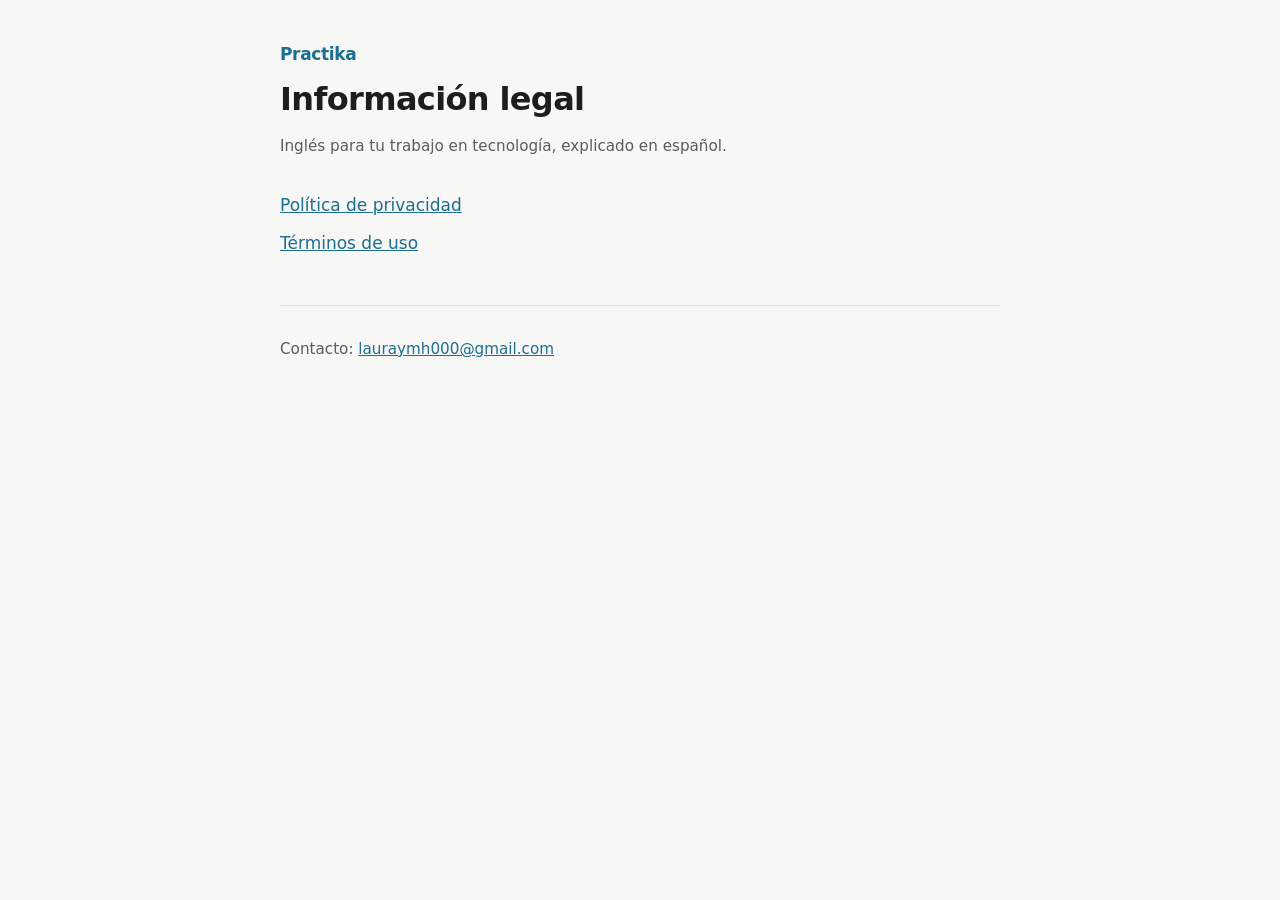
<file: index.html>
<!doctype html>
<html lang="es">
<head>
  <meta charset="utf-8">
  <meta name="viewport" content="width=device-width, initial-scale=1">
  <title>Practika · Información legal</title>
  <meta name="description" content="Política de privacidad y términos de uso de la app Practika.">
  <link rel="stylesheet" href="style.css">
</head>
<body>
<main>
  <header>
    <span class="brand">Practika</span>
    <h1>Información legal</h1>
    <p class="muted">Inglés para tu trabajo en tecnología, explicado en español.</p>
  </header>
  <nav>
    <ul>
      <li><a href="privacidad.html">Política de privacidad</a></li>
      <li><a href="terminos.html">Términos de uso</a></li>
    </ul>
  </nav>
  <footer>
    <p class="muted">Contacto: <a href="mailto:lauraymh000@gmail.com">lauraymh000@gmail.com</a></p>
  </footer>
</main>
</body>
</html>
</file>
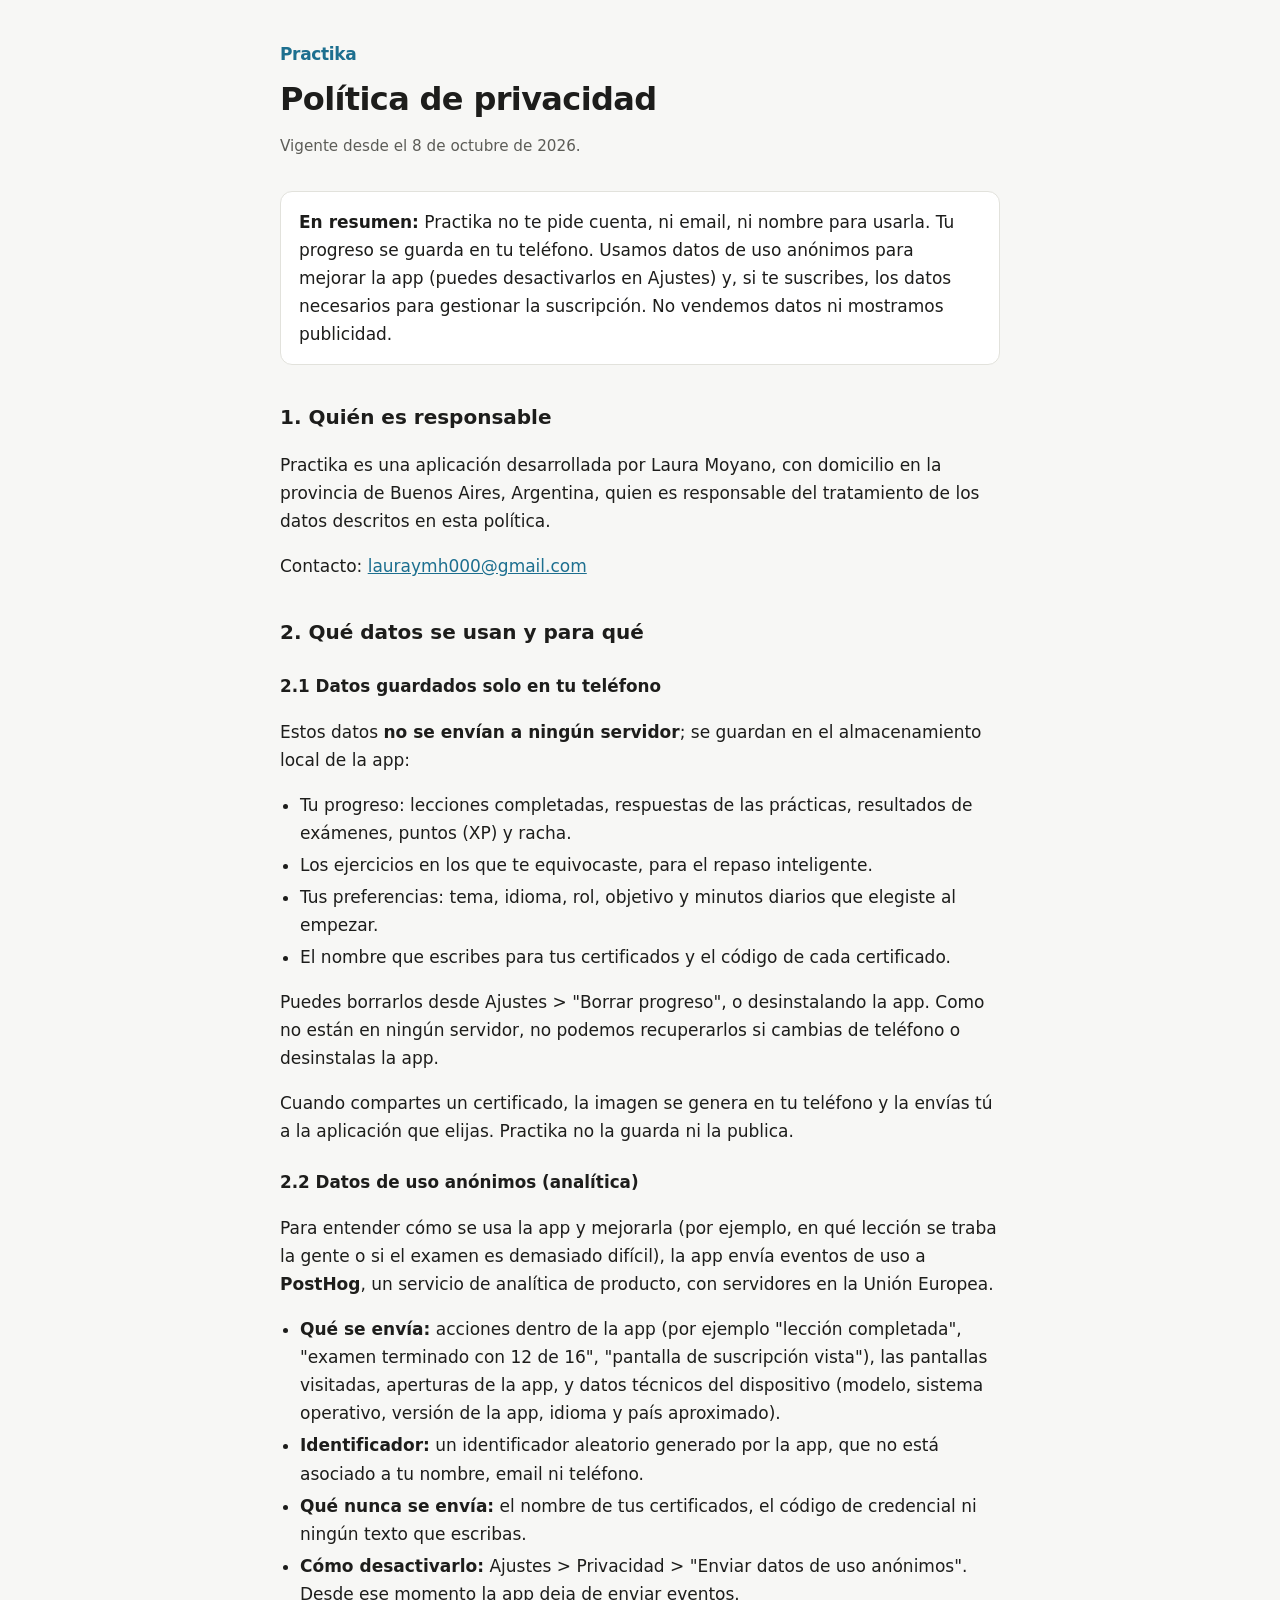
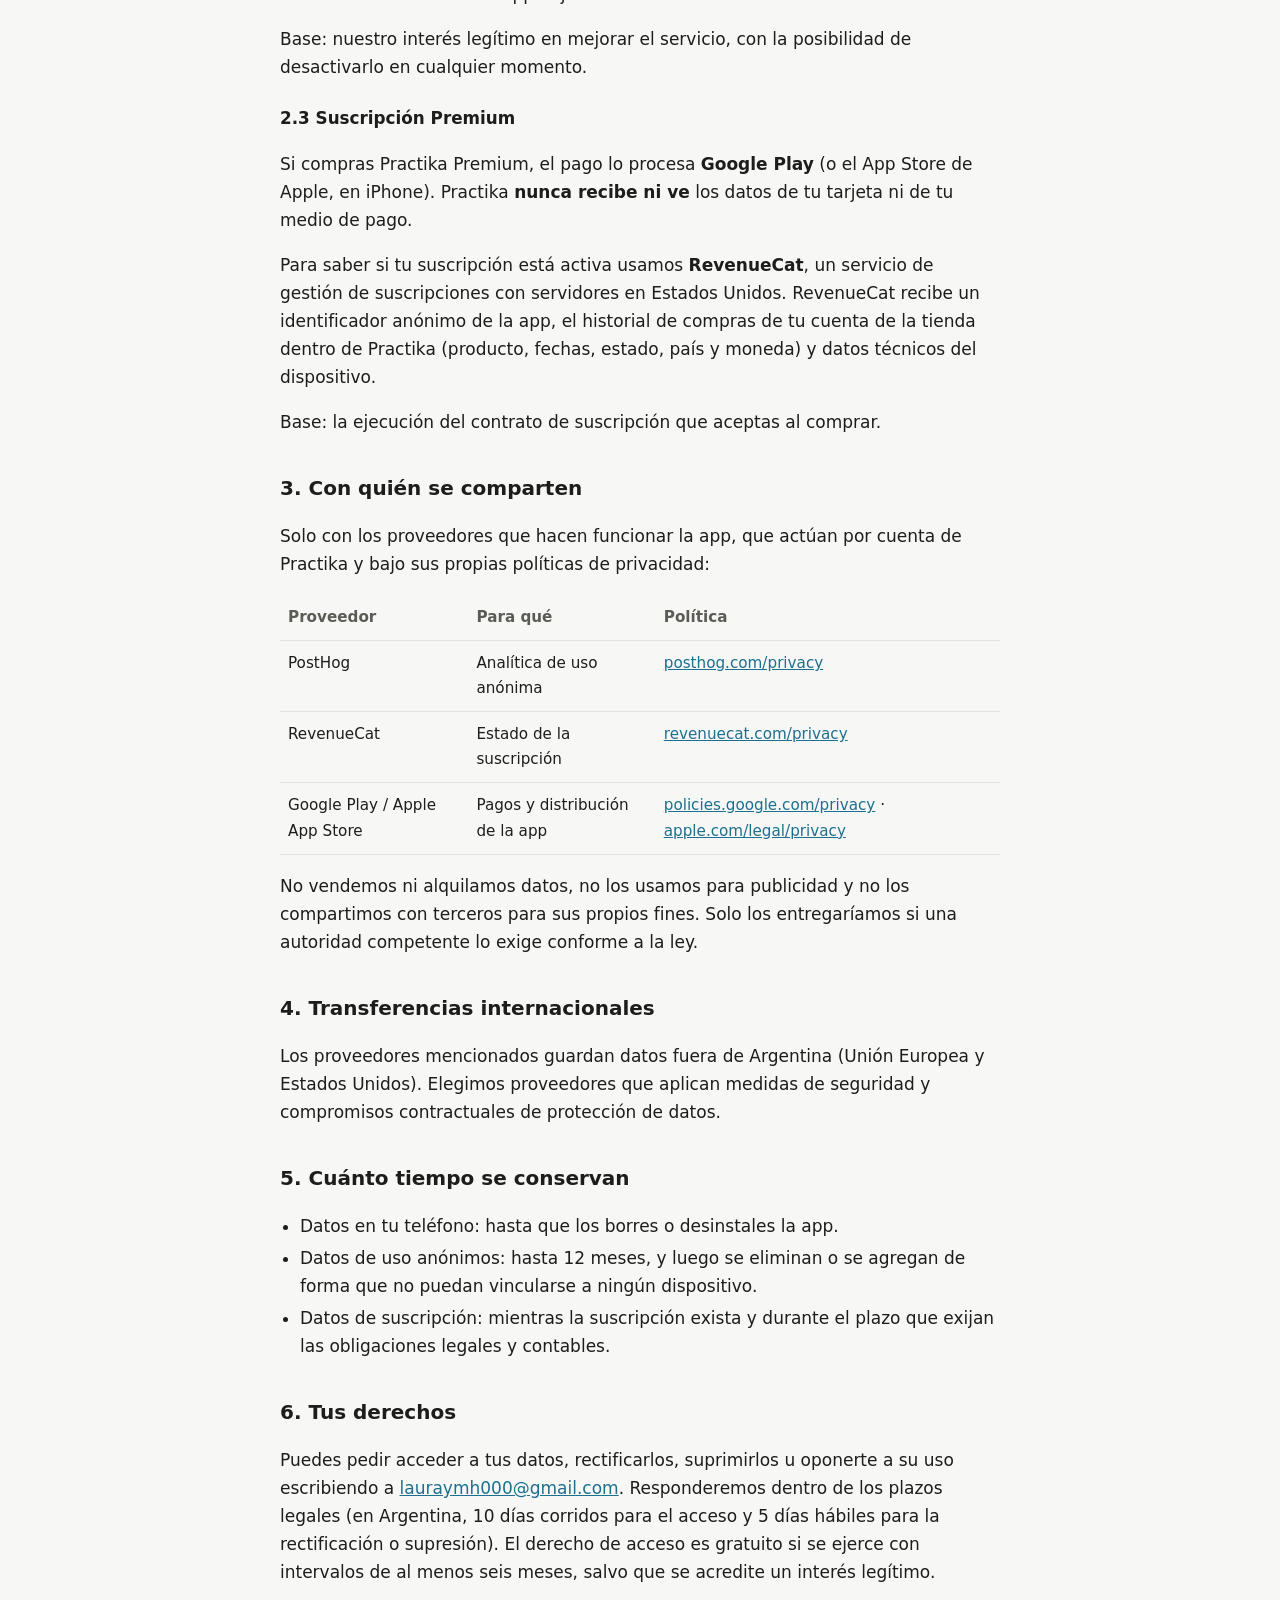
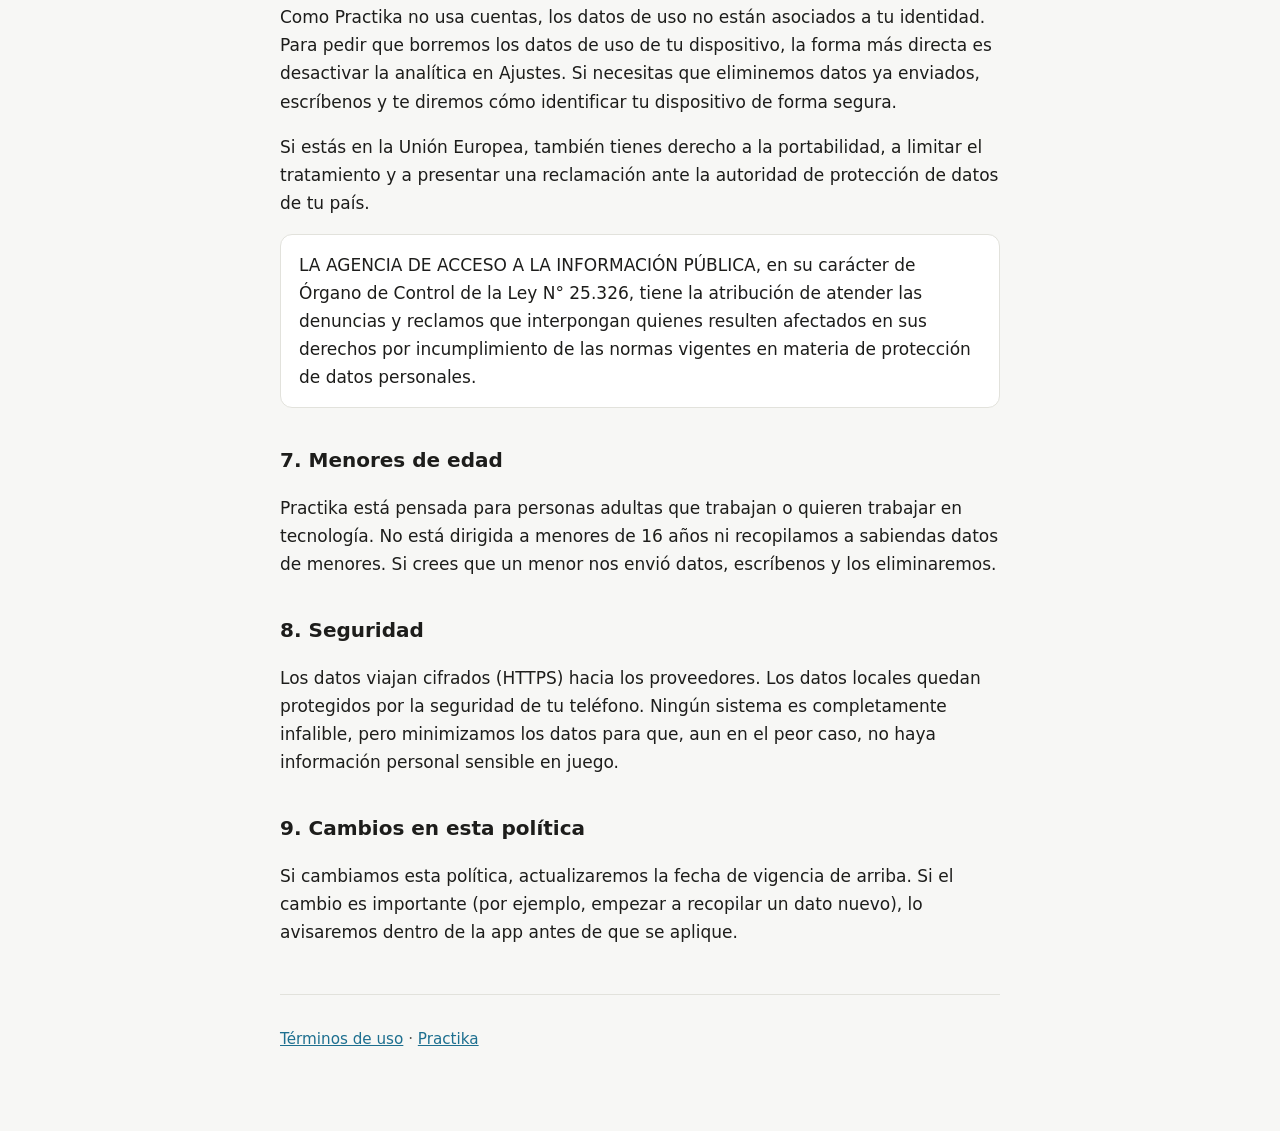
<file: privacidad.html>
<!doctype html>
<html lang="es">
<head>
  <meta charset="utf-8">
  <meta name="viewport" content="width=device-width, initial-scale=1">
  <title>Política de privacidad · Practika</title>
  <meta name="description" content="Qué datos usa la app Practika, para qué y cómo controlarlos.">
  <link rel="stylesheet" href="style.css">
</head>
<body>
<main>
  <header>
    <a class="brand" href="./">Practika</a>
    <h1>Política de privacidad</h1>
    <p class="muted">Vigente desde el 8 de octubre de 2026.</p>
  </header>

  <div class="card">
    <strong>En resumen:</strong> Practika no te pide cuenta, ni email, ni nombre para usarla. Tu progreso se guarda en tu teléfono. Usamos datos de uso anónimos para mejorar la app (puedes desactivarlos en Ajustes) y, si te suscribes, los datos necesarios para gestionar la suscripción. No vendemos datos ni mostramos publicidad.
  </div>

  <h2>1. Quién es responsable</h2>
  <p>Practika es una aplicación desarrollada por Laura Moyano, con domicilio en la provincia de Buenos Aires, Argentina, quien es responsable del tratamiento de los datos descritos en esta política.</p>
  <p>Contacto: <a href="mailto:lauraymh000@gmail.com">lauraymh000@gmail.com</a></p>

  <h2>2. Qué datos se usan y para qué</h2>

  <h3>2.1 Datos guardados solo en tu teléfono</h3>
  <p>Estos datos <strong>no se envían a ningún servidor</strong>; se guardan en el almacenamiento local de la app:</p>
  <ul>
    <li>Tu progreso: lecciones completadas, respuestas de las prácticas, resultados de exámenes, puntos (XP) y racha.</li>
    <li>Los ejercicios en los que te equivocaste, para el repaso inteligente.</li>
    <li>Tus preferencias: tema, idioma, rol, objetivo y minutos diarios que elegiste al empezar.</li>
    <li>El nombre que escribes para tus certificados y el código de cada certificado.</li>
  </ul>
  <p>Puedes borrarlos desde Ajustes &gt; "Borrar progreso", o desinstalando la app. Como no están en ningún servidor, no podemos recuperarlos si cambias de teléfono o desinstalas la app.</p>
  <p>Cuando compartes un certificado, la imagen se genera en tu teléfono y la envías tú a la aplicación que elijas. Practika no la guarda ni la publica.</p>

  <h3>2.2 Datos de uso anónimos (analítica)</h3>
  <p>Para entender cómo se usa la app y mejorarla (por ejemplo, en qué lección se traba la gente o si el examen es demasiado difícil), la app envía eventos de uso a <strong>PostHog</strong>, un servicio de analítica de producto, con servidores en la Unión Europea.</p>
  <ul>
    <li><strong>Qué se envía:</strong> acciones dentro de la app (por ejemplo "lección completada", "examen terminado con 12 de 16", "pantalla de suscripción vista"), las pantallas visitadas, aperturas de la app, y datos técnicos del dispositivo (modelo, sistema operativo, versión de la app, idioma y país aproximado).</li>
    <li><strong>Identificador:</strong> un identificador aleatorio generado por la app, que no está asociado a tu nombre, email ni teléfono.</li>
    <li><strong>Qué nunca se envía:</strong> el nombre de tus certificados, el código de credencial ni ningún texto que escribas.</li>
    <li><strong>Cómo desactivarlo:</strong> Ajustes &gt; Privacidad &gt; "Enviar datos de uso anónimos". Desde ese momento la app deja de enviar eventos.</li>
  </ul>
  <p>Base: nuestro interés legítimo en mejorar el servicio, con la posibilidad de desactivarlo en cualquier momento.</p>

  <h3>2.3 Suscripción Premium</h3>
  <p>Si compras Practika Premium, el pago lo procesa <strong>Google Play</strong> (o el App Store de Apple, en iPhone). Practika <strong>nunca recibe ni ve</strong> los datos de tu tarjeta ni de tu medio de pago.</p>
  <p>Para saber si tu suscripción está activa usamos <strong>RevenueCat</strong>, un servicio de gestión de suscripciones con servidores en Estados Unidos. RevenueCat recibe un identificador anónimo de la app, el historial de compras de tu cuenta de la tienda dentro de Practika (producto, fechas, estado, país y moneda) y datos técnicos del dispositivo.</p>
  <p>Base: la ejecución del contrato de suscripción que aceptas al comprar.</p>

  <h2>3. Con quién se comparten</h2>
  <p>Solo con los proveedores que hacen funcionar la app, que actúan por cuenta de Practika y bajo sus propias políticas de privacidad:</p>
  <table>
    <thead><tr><th>Proveedor</th><th>Para qué</th><th>Política</th></tr></thead>
    <tbody>
      <tr><td>PostHog</td><td>Analítica de uso anónima</td><td><a href="https://posthog.com/privacy">posthog.com/privacy</a></td></tr>
      <tr><td>RevenueCat</td><td>Estado de la suscripción</td><td><a href="https://www.revenuecat.com/privacy">revenuecat.com/privacy</a></td></tr>
      <tr><td>Google Play / Apple App Store</td><td>Pagos y distribución de la app</td><td><a href="https://policies.google.com/privacy">policies.google.com/privacy</a> · <a href="https://www.apple.com/legal/privacy/">apple.com/legal/privacy</a></td></tr>
    </tbody>
  </table>
  <p>No vendemos ni alquilamos datos, no los usamos para publicidad y no los compartimos con terceros para sus propios fines. Solo los entregaríamos si una autoridad competente lo exige conforme a la ley.</p>

  <h2>4. Transferencias internacionales</h2>
  <p>Los proveedores mencionados guardan datos fuera de Argentina (Unión Europea y Estados Unidos). Elegimos proveedores que aplican medidas de seguridad y compromisos contractuales de protección de datos.</p>

  <h2>5. Cuánto tiempo se conservan</h2>
  <ul>
    <li>Datos en tu teléfono: hasta que los borres o desinstales la app.</li>
    <li>Datos de uso anónimos: hasta 12 meses, y luego se eliminan o se agregan de forma que no puedan vincularse a ningún dispositivo.</li>
    <li>Datos de suscripción: mientras la suscripción exista y durante el plazo que exijan las obligaciones legales y contables.</li>
  </ul>

  <h2>6. Tus derechos</h2>
  <p>Puedes pedir acceder a tus datos, rectificarlos, suprimirlos u oponerte a su uso escribiendo a <a href="mailto:lauraymh000@gmail.com">lauraymh000@gmail.com</a>. Responderemos dentro de los plazos legales (en Argentina, 10 días corridos para el acceso y 5 días hábiles para la rectificación o supresión). El derecho de acceso es gratuito si se ejerce con intervalos de al menos seis meses, salvo que se acredite un interés legítimo.</p>
  <p>Como Practika no usa cuentas, los datos de uso no están asociados a tu identidad. Para pedir que borremos los datos de uso de tu dispositivo, la forma más directa es desactivar la analítica en Ajustes. Si necesitas que eliminemos datos ya enviados, escríbenos y te diremos cómo identificar tu dispositivo de forma segura.</p>
  <p>Si estás en la Unión Europea, también tienes derecho a la portabilidad, a limitar el tratamiento y a presentar una reclamación ante la autoridad de protección de datos de tu país.</p>
  <p class="card">LA AGENCIA DE ACCESO A LA INFORMACIÓN PÚBLICA, en su carácter de Órgano de Control de la Ley N° 25.326, tiene la atribución de atender las denuncias y reclamos que interpongan quienes resulten afectados en sus derechos por incumplimiento de las normas vigentes en materia de protección de datos personales.</p>

  <h2>7. Menores de edad</h2>
  <p>Practika está pensada para personas adultas que trabajan o quieren trabajar en tecnología. No está dirigida a menores de 16 años ni recopilamos a sabiendas datos de menores. Si crees que un menor nos envió datos, escríbenos y los eliminaremos.</p>

  <h2>8. Seguridad</h2>
  <p>Los datos viajan cifrados (HTTPS) hacia los proveedores. Los datos locales quedan protegidos por la seguridad de tu teléfono. Ningún sistema es completamente infalible, pero minimizamos los datos para que, aun en el peor caso, no haya información personal sensible en juego.</p>

  <h2>9. Cambios en esta política</h2>
  <p>Si cambiamos esta política, actualizaremos la fecha de vigencia de arriba. Si el cambio es importante (por ejemplo, empezar a recopilar un dato nuevo), lo avisaremos dentro de la app antes de que se aplique.</p>

  <footer>
    <p class="muted"><a href="terminos.html">Términos de uso</a> · <a href="./">Practika</a></p>
  </footer>
</main>
</body>
</html>
</file>
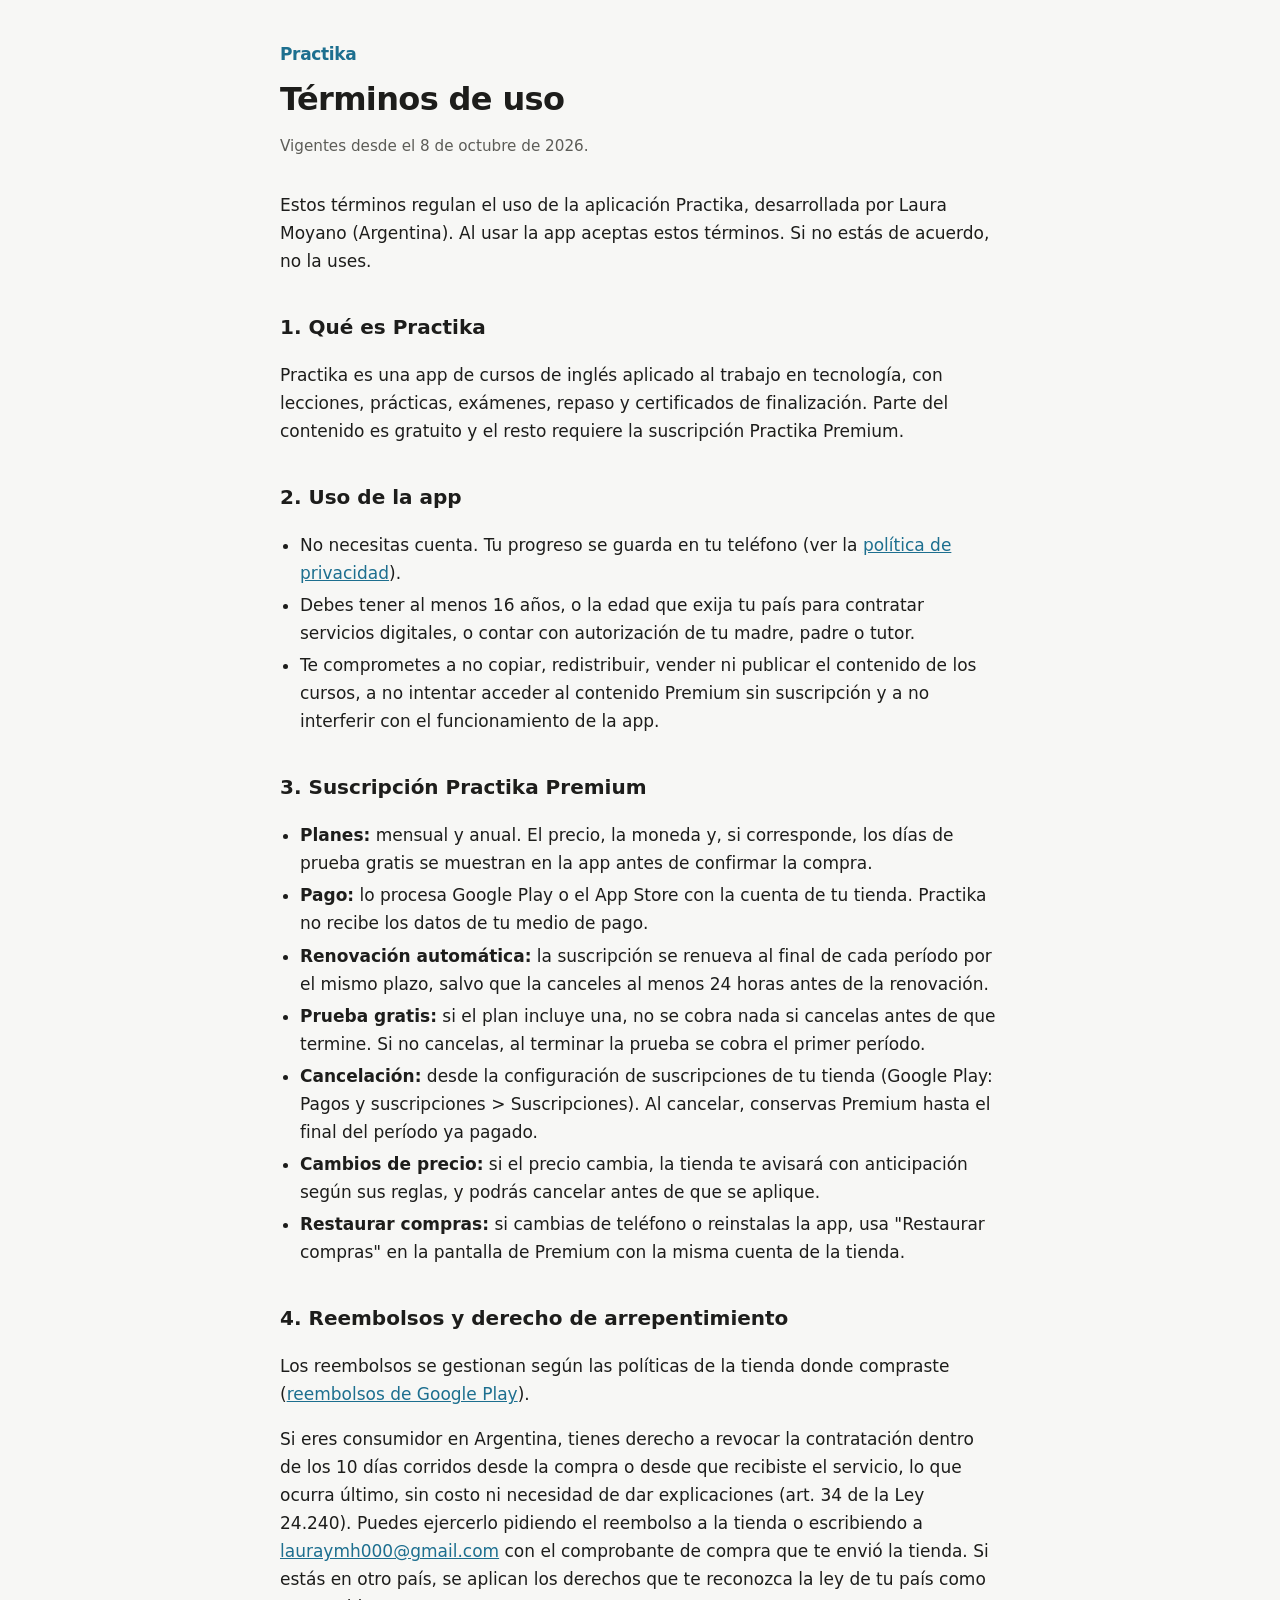
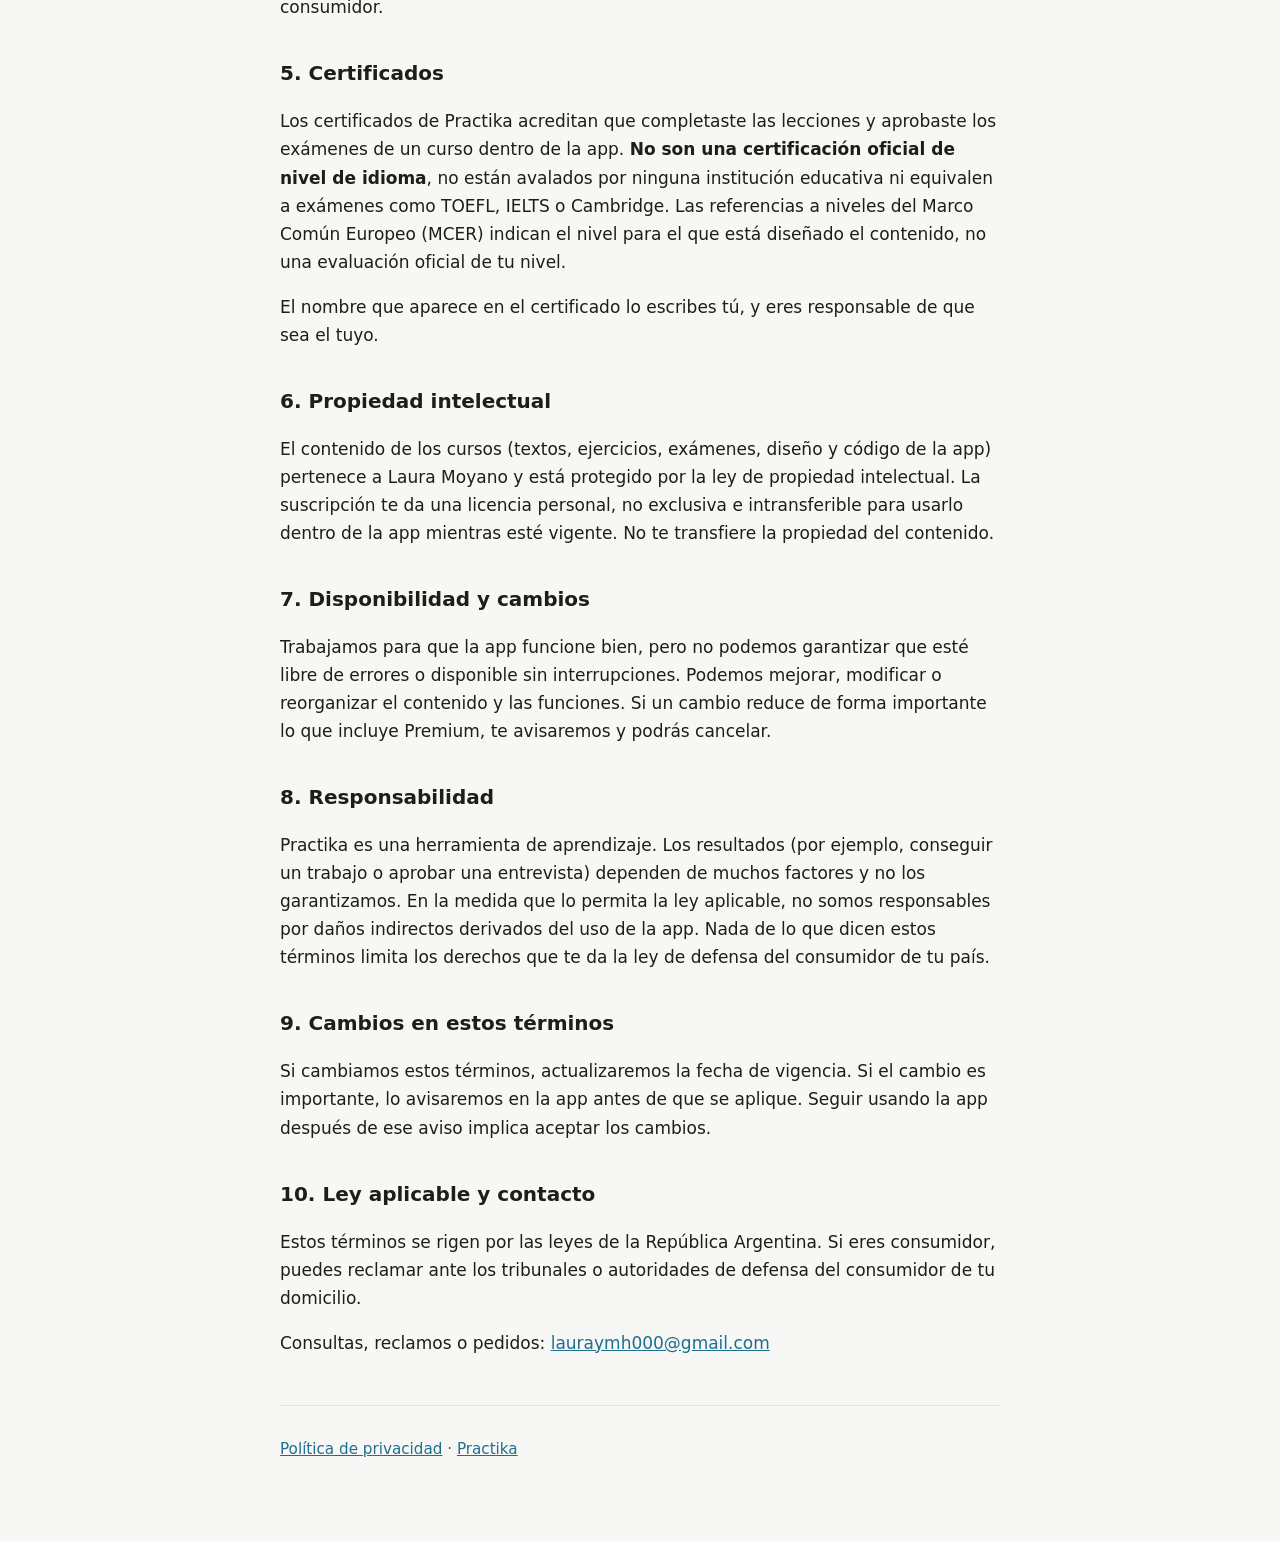
<file: terminos.html>
<!doctype html>
<html lang="es">
<head>
  <meta charset="utf-8">
  <meta name="viewport" content="width=device-width, initial-scale=1">
  <title>Términos de uso · Practika</title>
  <meta name="description" content="Condiciones de uso de la app Practika y de la suscripción Practika Premium.">
  <link rel="stylesheet" href="style.css">
</head>
<body>
<main>
  <header>
    <a class="brand" href="./">Practika</a>
    <h1>Términos de uso</h1>
    <p class="muted">Vigentes desde el 8 de octubre de 2026.</p>
  </header>

  <p>Estos términos regulan el uso de la aplicación Practika, desarrollada por Laura Moyano (Argentina). Al usar la app aceptas estos términos. Si no estás de acuerdo, no la uses.</p>

  <h2>1. Qué es Practika</h2>
  <p>Practika es una app de cursos de inglés aplicado al trabajo en tecnología, con lecciones, prácticas, exámenes, repaso y certificados de finalización. Parte del contenido es gratuito y el resto requiere la suscripción Practika Premium.</p>

  <h2>2. Uso de la app</h2>
  <ul>
    <li>No necesitas cuenta. Tu progreso se guarda en tu teléfono (ver la <a href="privacidad.html">política de privacidad</a>).</li>
    <li>Debes tener al menos 16 años, o la edad que exija tu país para contratar servicios digitales, o contar con autorización de tu madre, padre o tutor.</li>
    <li>Te comprometes a no copiar, redistribuir, vender ni publicar el contenido de los cursos, a no intentar acceder al contenido Premium sin suscripción y a no interferir con el funcionamiento de la app.</li>
  </ul>

  <h2>3. Suscripción Practika Premium</h2>
  <ul>
    <li><strong>Planes:</strong> mensual y anual. El precio, la moneda y, si corresponde, los días de prueba gratis se muestran en la app antes de confirmar la compra.</li>
    <li><strong>Pago:</strong> lo procesa Google Play o el App Store con la cuenta de tu tienda. Practika no recibe los datos de tu medio de pago.</li>
    <li><strong>Renovación automática:</strong> la suscripción se renueva al final de cada período por el mismo plazo, salvo que la canceles al menos 24 horas antes de la renovación.</li>
    <li><strong>Prueba gratis:</strong> si el plan incluye una, no se cobra nada si cancelas antes de que termine. Si no cancelas, al terminar la prueba se cobra el primer período.</li>
    <li><strong>Cancelación:</strong> desde la configuración de suscripciones de tu tienda (Google Play: Pagos y suscripciones &gt; Suscripciones). Al cancelar, conservas Premium hasta el final del período ya pagado.</li>
    <li><strong>Cambios de precio:</strong> si el precio cambia, la tienda te avisará con anticipación según sus reglas, y podrás cancelar antes de que se aplique.</li>
    <li><strong>Restaurar compras:</strong> si cambias de teléfono o reinstalas la app, usa "Restaurar compras" en la pantalla de Premium con la misma cuenta de la tienda.</li>
  </ul>

  <h2>4. Reembolsos y derecho de arrepentimiento</h2>
  <p>Los reembolsos se gestionan según las políticas de la tienda donde compraste (<a href="https://support.google.com/googleplay/answer/2479637">reembolsos de Google Play</a>).</p>
  <p>Si eres consumidor en Argentina, tienes derecho a revocar la contratación dentro de los 10 días corridos desde la compra o desde que recibiste el servicio, lo que ocurra último, sin costo ni necesidad de dar explicaciones (art. 34 de la Ley 24.240). Puedes ejercerlo pidiendo el reembolso a la tienda o escribiendo a <a href="mailto:lauraymh000@gmail.com">lauraymh000@gmail.com</a> con el comprobante de compra que te envió la tienda. Si estás en otro país, se aplican los derechos que te reconozca la ley de tu país como consumidor.</p>

  <h2>5. Certificados</h2>
  <p>Los certificados de Practika acreditan que completaste las lecciones y aprobaste los exámenes de un curso dentro de la app. <strong>No son una certificación oficial de nivel de idioma</strong>, no están avalados por ninguna institución educativa ni equivalen a exámenes como TOEFL, IELTS o Cambridge. Las referencias a niveles del Marco Común Europeo (MCER) indican el nivel para el que está diseñado el contenido, no una evaluación oficial de tu nivel.</p>
  <p>El nombre que aparece en el certificado lo escribes tú, y eres responsable de que sea el tuyo.</p>

  <h2>6. Propiedad intelectual</h2>
  <p>El contenido de los cursos (textos, ejercicios, exámenes, diseño y código de la app) pertenece a Laura Moyano y está protegido por la ley de propiedad intelectual. La suscripción te da una licencia personal, no exclusiva e intransferible para usarlo dentro de la app mientras esté vigente. No te transfiere la propiedad del contenido.</p>

  <h2>7. Disponibilidad y cambios</h2>
  <p>Trabajamos para que la app funcione bien, pero no podemos garantizar que esté libre de errores o disponible sin interrupciones. Podemos mejorar, modificar o reorganizar el contenido y las funciones. Si un cambio reduce de forma importante lo que incluye Premium, te avisaremos y podrás cancelar.</p>

  <h2>8. Responsabilidad</h2>
  <p>Practika es una herramienta de aprendizaje. Los resultados (por ejemplo, conseguir un trabajo o aprobar una entrevista) dependen de muchos factores y no los garantizamos. En la medida que lo permita la ley aplicable, no somos responsables por daños indirectos derivados del uso de la app. Nada de lo que dicen estos términos limita los derechos que te da la ley de defensa del consumidor de tu país.</p>

  <h2>9. Cambios en estos términos</h2>
  <p>Si cambiamos estos términos, actualizaremos la fecha de vigencia. Si el cambio es importante, lo avisaremos en la app antes de que se aplique. Seguir usando la app después de ese aviso implica aceptar los cambios.</p>

  <h2>10. Ley aplicable y contacto</h2>
  <p>Estos términos se rigen por las leyes de la República Argentina. Si eres consumidor, puedes reclamar ante los tribunales o autoridades de defensa del consumidor de tu domicilio.</p>
  <p>Consultas, reclamos o pedidos: <a href="mailto:lauraymh000@gmail.com">lauraymh000@gmail.com</a></p>

  <footer>
    <p class="muted"><a href="privacidad.html">Política de privacidad</a> · <a href="./">Practika</a></p>
  </footer>
</main>
</body>
</html>
</file>
<file: style.css>
:root {
  --bg: #f7f7f5;
  --surface: #ffffff;
  --ink: #1d1d1b;
  --muted: #5c5c57;
  --rule: #e2e2dc;
  --accent: #1d6f8f;
  color-scheme: light dark;
}
@media (prefers-color-scheme: dark) {
  :root {
    --bg: #141413;
    --surface: #1d1d1b;
    --ink: #ecece8;
    --muted: #a8a8a1;
    --rule: #33332f;
    --accent: #7cc3df;
  }
}
* { box-sizing: border-box; }
body {
  margin: 0;
  background: var(--bg);
  color: var(--ink);
  font: 17px/1.65 system-ui, -apple-system, "Segoe UI", Roboto, sans-serif;
}
main { max-width: 760px; margin: 0 auto; padding: 40px 20px 64px; }
header { margin-bottom: 32px; }
.brand { font-weight: 700; letter-spacing: -0.02em; color: var(--accent); text-decoration: none; }
h1 { font-size: 2rem; line-height: 1.2; margin: 12px 0 4px; letter-spacing: -0.02em; }
h2 { font-size: 1.25rem; margin: 36px 0 8px; }
h3 { font-size: 1.05rem; margin: 24px 0 6px; }
p, li { color: var(--ink); }
.muted { color: var(--muted); font-size: 0.95rem; }
a { color: var(--accent); }
ul { padding-left: 1.25rem; }
li { margin: 4px 0; }
table { width: 100%; border-collapse: collapse; margin: 12px 0; font-size: 0.95rem; }
th, td { text-align: left; vertical-align: top; padding: 10px 8px; border-bottom: 1px solid var(--rule); }
th { color: var(--muted); font-weight: 600; }
.card { background: var(--surface); border: 1px solid var(--rule); border-radius: 12px; padding: 16px 18px; margin: 16px 0; }
nav ul { list-style: none; padding: 0; }
nav li { margin: 10px 0; }
footer { margin-top: 48px; border-top: 1px solid var(--rule); padding-top: 16px; }
@media (max-width: 560px) {
  body { font-size: 16px; }
  table, thead, tbody, tr, th, td { display: block; }
  thead { display: none; }
  td { border: none; padding: 2px 0; }
  tr { border-bottom: 1px solid var(--rule); padding: 10px 0; }
  td:first-child { font-weight: 600; }
}
</file>
